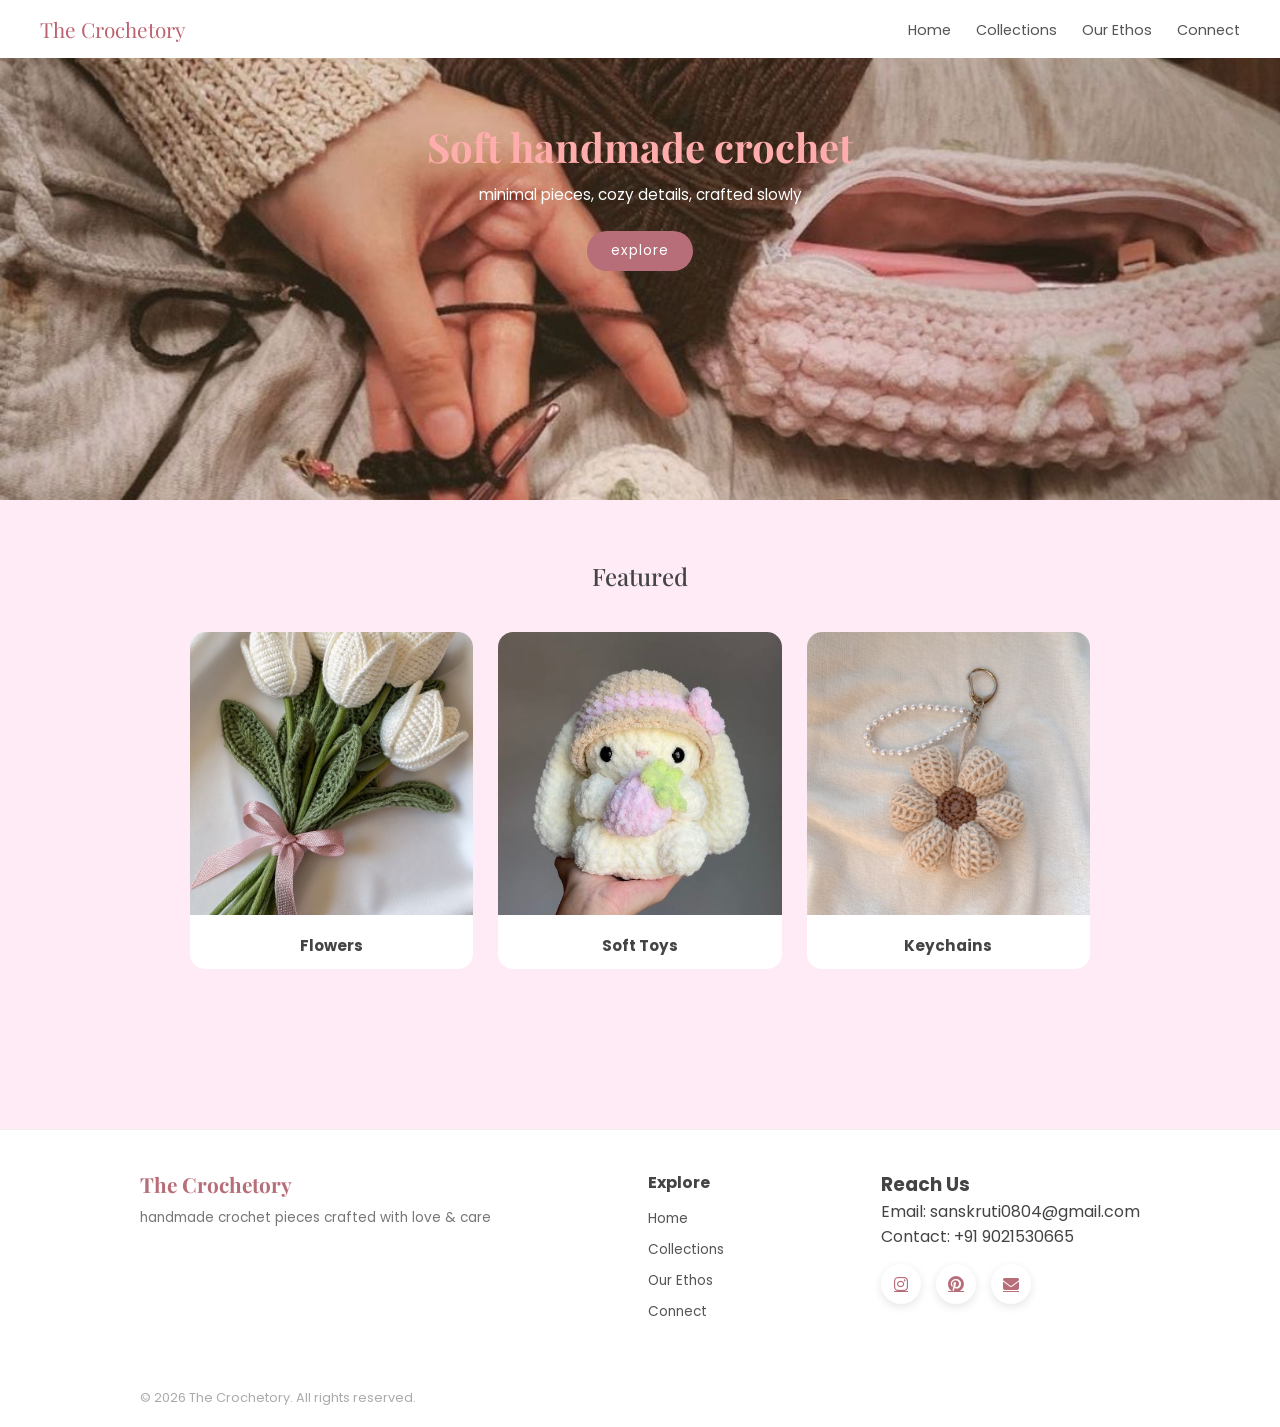
<file: index.html>
<!DOCTYPE html>
<html lang="en">
<head>
    <meta charset="UTF-8">
    <meta name="viewport" content="width=device-width, initial-scale=1.0">
    <title>The Crochetory</title>
    <link rel="stylesheet" href="./css/home.css">

    <!-- Fonts -->
    <link href="https://fonts.googleapis.com/css2?family=Poppins:wght@300;400;500;600&family=Playfair+Display:wght@500&display=swap" rel="stylesheet">
    <link rel="stylesheet" href="https://cdnjs.cloudflare.com/ajax/libs/font-awesome/6.5.0/css/all.min.css">
</head>

<body>
    <!-- Navbar -->
<nav class="navbar">

    <div class="logo">The Crochetory</div>

    <!-- checkbox -->
    <input type="checkbox" id="menu-toggle">

    <!-- hamburger -->
  <label for="menu-toggle" class="menu-icon">
    <i class="fa-solid fa-bars"></i>
    </label>

    <!-- menu -->
    <ul class="nav-links">
        <li><a href="index.html">Home</a></li>
        <li><a href="collections.html">Collections</a></li>
        <li><a href="ethos.html">Our Ethos</a></li>
        <li><a href="connect.html">Connect</a></li>
    </ul>

</nav>

<!-- Hero -->
<section class="hero">
    <h1>Soft handmade crochet</h1>
    <p>minimal pieces, cozy details, crafted slowly</p>
    <a href="collections.html" class="btn">explore</a>
</section>

<!-- Featured -->
<section class="featured">
    <h2>Featured</h2>

    <div class="card-container">

        <div class="card">
            <img src="./images/flowers.jpg" alt="">
            <h3>Flowers</h3>
        </div>

        <div class="card">
            <img src="./images/softtoys.jpg" alt="">
            <h3>Soft Toys</h3>
        </div>

        <div class="card">
            <img src="./images/keychain.jpg" alt="">
            <h3>Keychains</h3>
        </div>

    </div>
</section>

<!-- Footer -->
<footer class="footer">

    <div class="footer-container">

        <!-- Brand -->
        <div class="footer-brand">
            <h2>The Crochetory</h2>
            <p>handmade crochet pieces crafted with love & care</p>
        </div>

        <!-- Links -->
        <div class="footer-links">
            <h3>Explore</h3>
            <ul>
                <li><a href="index.html">Home</a></li>
                <li><a href="collections.html">Collections</a></li>
                <li><a href="ourethos.html">Our Ethos</a></li>
                <li><a href="connect.html">Connect</a></li>
            </ul>
        </div>

        <!-- Contact -->
       <div class="contact-info">
    <h3>Reach Us</h3>

    <p>Email: sanskruti0804@gmail.com</p>
    <p>Contact: +91 9021530665</p>

    <!-- Icons only -->
    <div class="social-icons">
        <a href="https://www.instagram.com/sanskruti_chikhlonde?igsh=eWk3d3BjcjR4eWlh" target="_blank">
            <i class="fa-brands fa-instagram"></i>
        </a>

        <a href="https://pin.it/nN3v8WfMG" target="_blank">
            <i class="fa-brands fa-pinterest"></i>
        </a>

        <a href="mailto:sanskruti0804@gmail.com">
            <i class="fa-solid fa-envelope"></i>
        </a>
    </div>
</div>

    <div class="footer-bottom">
        <p>© 2026 The Crochetory. All rights reserved.</p>
    </div>

</footer>
</body>
</html>
</file>
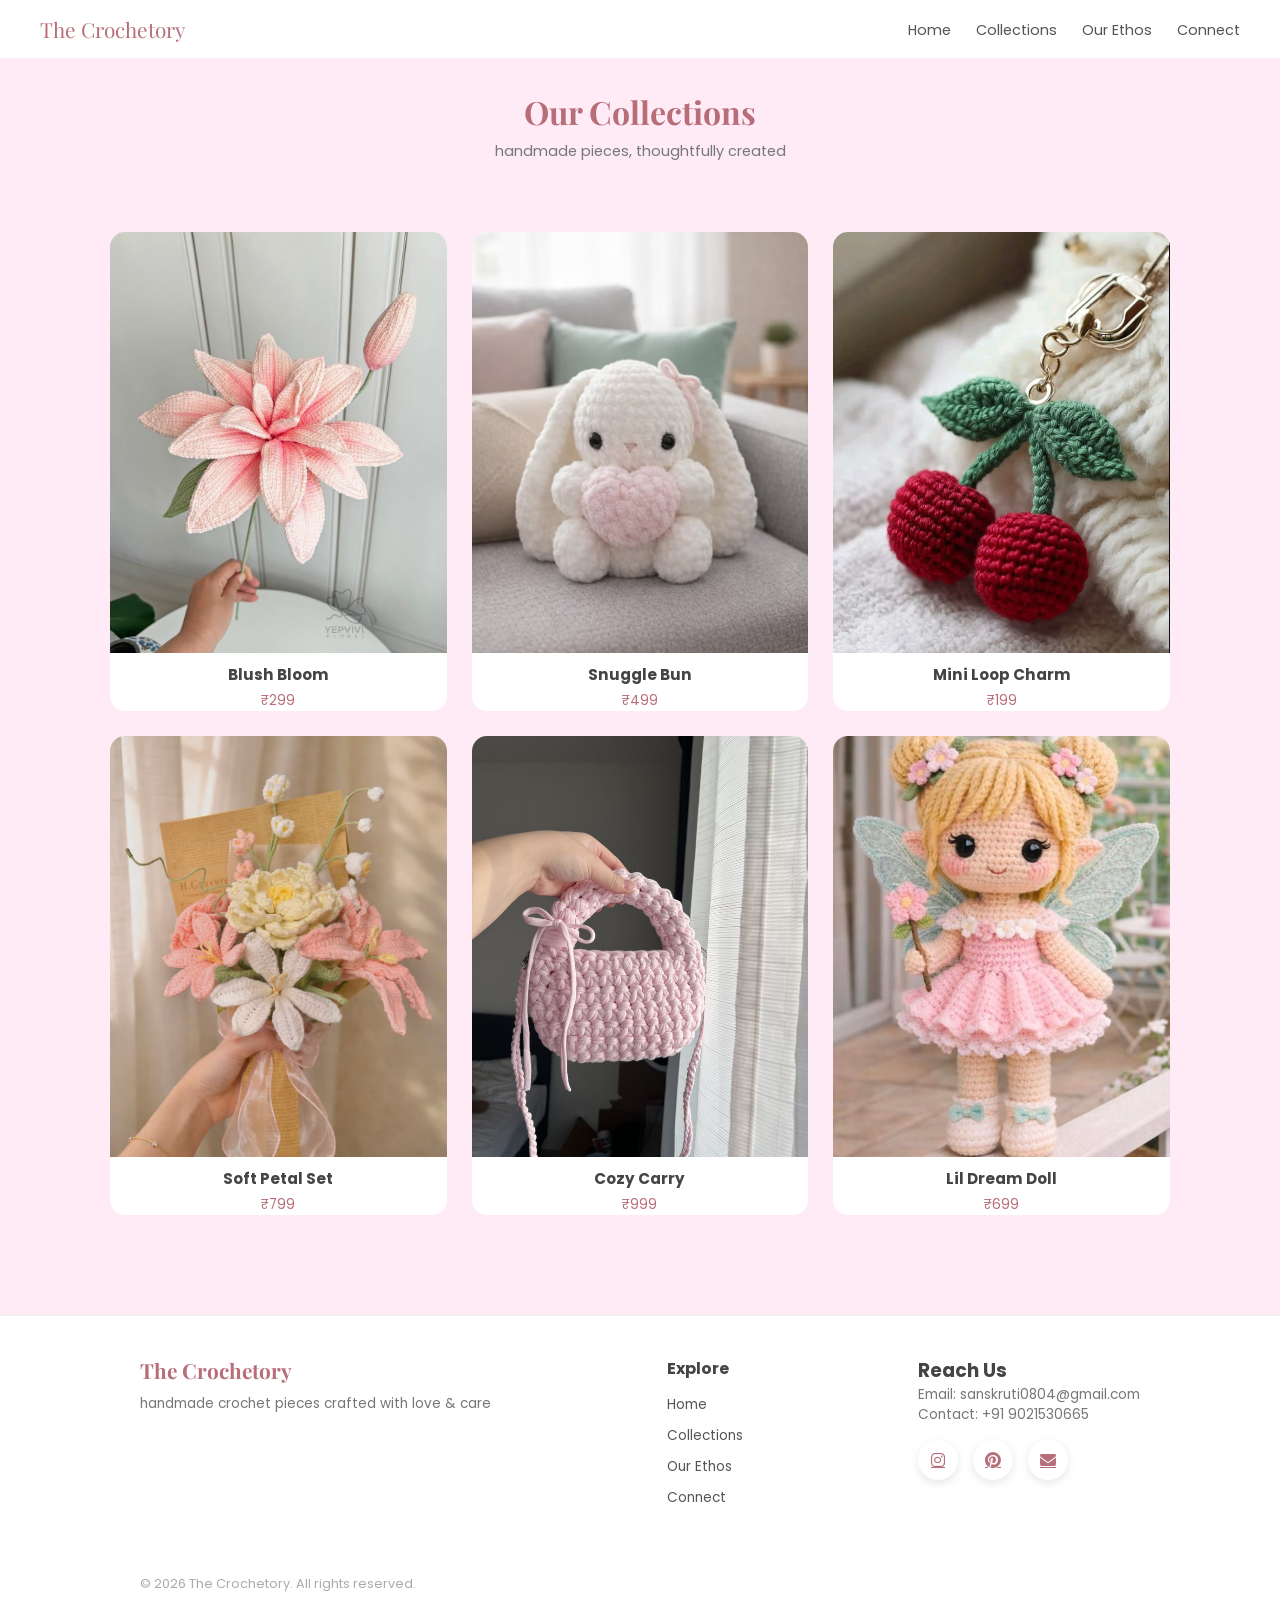
<file: collections.html>
<!DOCTYPE html>
<html lang="en">
<head>
    <meta charset="UTF-8">
    <meta name="viewport" content="width=device-width, initial-scale=1.0">
    <title>Collections | The Crochetory</title>

    <link rel="stylesheet" href="./css/collections.css">

    <link href="https://fonts.googleapis.com/css2?family=Poppins:wght@300;400;500&family=Playfair+Display:wght@500&display=swap" rel="stylesheet">
    <link rel="stylesheet" href="https://cdnjs.cloudflare.com/ajax/libs/font-awesome/6.5.0/css/all.min.css">
</head>

<body>

<!-- Navbar -->
<nav class="navbar">

    <div class="logo">The Crochetory</div>

    <input type="checkbox" id="menu-toggle">

    <label for="menu-toggle" class="menu-icon">
        <i class="fa-solid fa-bars"></i>
    </label>

    <ul class="nav-links">
        <li><a href="index.html">Home</a></li>
        <li><a href="collections.html">Collections</a></li>
        <li><a href="ethos.html">Our Ethos</a></li>
        <li><a href="connect.html">Connect</a></li>
    </ul>

</nav>

<!-- Heading -->
<section class="heading">
    <h1>Our Collections</h1>
    <p>handmade pieces, thoughtfully created</p>
</section>

<section class="grid">

    <div class="item">
        <img src="./images/blushbloom.jpg" alt="Blush Bloom">
        <h3>Blush Bloom</h3>
        <p>₹299</p>
    </div>

    <div class="item">
        <img src="./images/snugglebun.jpg" alt="Snuggle Bun">
        <h3>Snuggle Bun</h3>
        <p>₹499</p>
    </div>

    <div class="item">
        <img src="./images/miniloopcharm.png" alt="Mini Loop Charm">
        <h3>Mini Loop Charm</h3>
        <p>₹199</p>
    </div>

    <div class="item">
        <img src="./images/softpetalset.jpg" alt="Soft Petal Set">
        <h3>Soft Petal Set</h3>
        <p>₹799</p>
    </div>

    <div class="item">
        <img src="./images/cozycarry.png" alt="Cozy Carry">
        <h3>Cozy Carry</h3>
        <p>₹999</p>
    </div>

    <div class="item">
        <img src="./images/lildreamdoll.png" alt="Lil Dream Doll">
        <h3>Lil Dream Doll</h3>
        <p>₹699</p>
    </div>

</section>

<!-- Footer -->
<footer class="footer">

    <div class="footer-container">

        <!-- Brand -->
        <div class="footer-brand">
            <h2>The Crochetory</h2>
            <p>handmade crochet pieces crafted with love & care</p>
        </div>

        <!-- Links -->
        <div class="footer-links">
            <h3>Explore</h3>
            <ul>
                <li><a href="index.html">Home</a></li>
                <li><a href="collections.html">Collections</a></li>
                <li><a href="ethos.html">Our Ethos</a></li>
                <li><a href="connect.html">Connect</a></li>
            </ul>
        </div>

        <!-- Contact -->
       <div class="contact-info">
    <h3>Reach Us</h3>

    <p>Email: sanskruti0804@gmail.com</p>
    <p>Contact: +91 9021530665</p>

    <!-- Icons -->
    <div class="social-icons">
        <a href="https://www.instagram.com/sanskruti_chikhlonde?igsh=eWk3d3BjcjR4eWlh" target="_blank">
            <i class="fa-brands fa-instagram"></i>
        </a>

        <a href="https://pin.it/nN3v8WfMG" target="_blank">
            <i class="fa-brands fa-pinterest"></i>
        </a>

        <a href="mailto:sanskruti0804@gmail.com">
            <i class="fa-solid fa-envelope"></i>
        </a>
    </div>
</div>

    <div class="footer-bottom">
        <p>© 2026 The Crochetory. All rights reserved.</p>
    </div>

</footer>
</body>
</html>
</file>
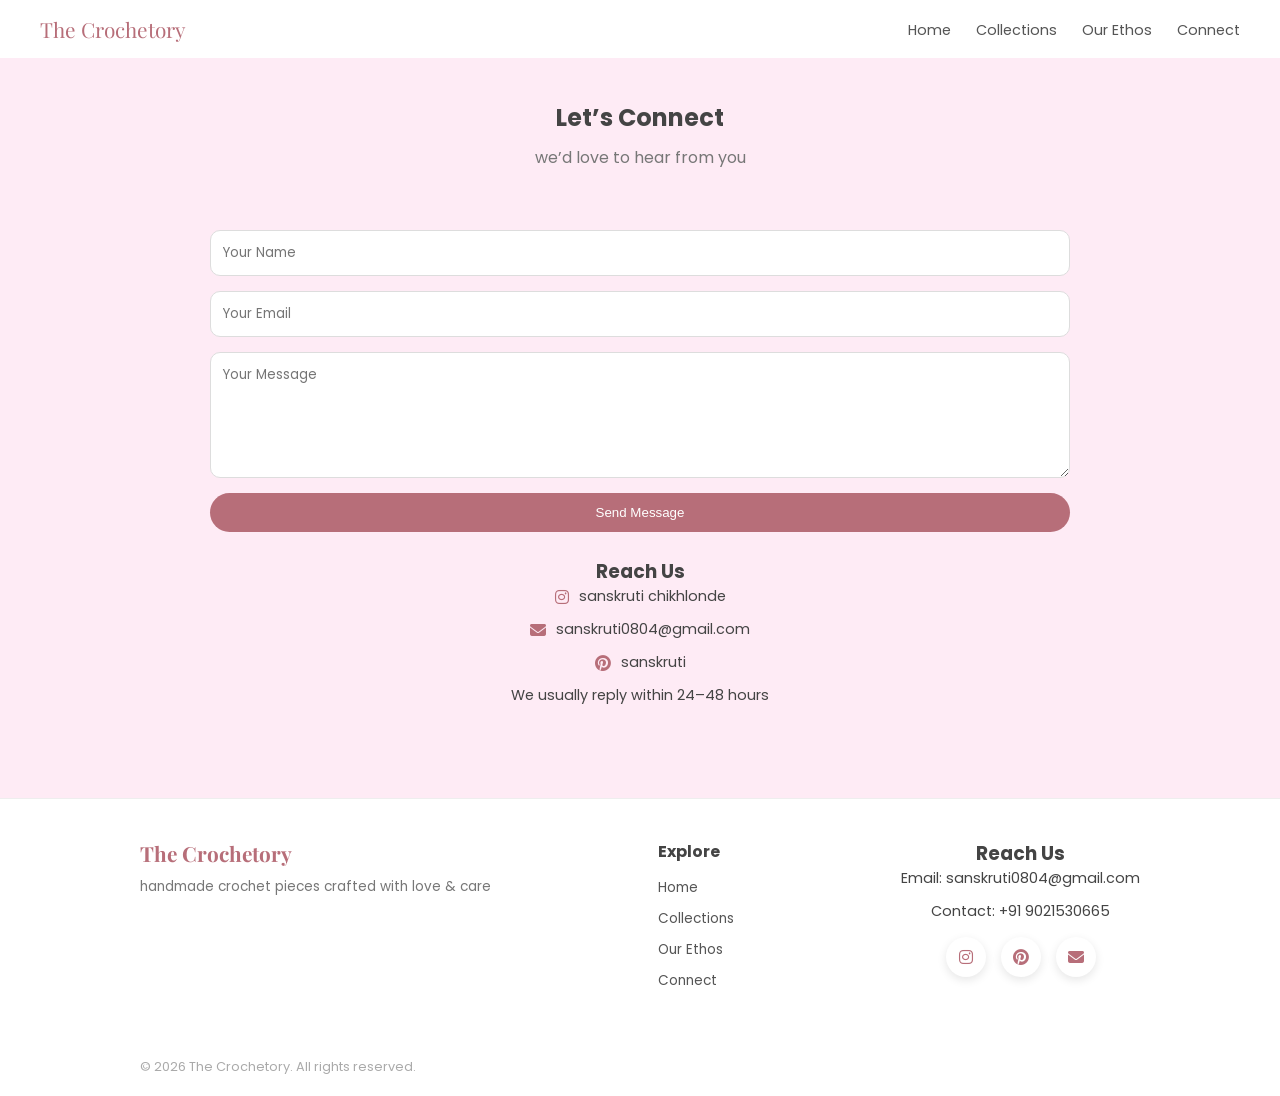
<file: connect.html>
<!DOCTYPE html>
<html lang="en">
<head>
    <meta charset="UTF-8">
    <meta name="viewport" content="width=device-width, initial-scale=1.0">
    <title>Connect | The Crochetory</title>
    <link rel="stylesheet" href="./css/connect.css">

    <link href="https://fonts.googleapis.com/css2?family=Poppins:wght@300;400;500&family=Playfair+Display:wght@500&display=swap" rel="stylesheet">
    <link rel="stylesheet" href="https://cdnjs.cloudflare.com/ajax/libs/font-awesome/6.5.0/css/all.min.css">
</head>

<body>

<!-- Navbar -->
<nav class="navbar">

    <div class="logo">The Crochetory</div>

    <input type="checkbox" id="menu-toggle">

    <label for="menu-toggle" class="menu-icon">
        <i class="fa-solid fa-bars"></i>
    </label>

    <ul class="nav-links">
        <li><a href="index.html">Home</a></li>
        <li><a href="collections.html">Collections</a></li>
        <li><a href="ethos.html">Our Ethos</a></li>
        <li><a href="connect.html">Connect</a></li>
    </ul>

</nav>

<!-- Hero -->
<section class="contact-hero">
    <h1>Let’s Connect</h1>
    <p>we’d love to hear from you </p>
</section>

<!-- Form Section -->
<section class="contact-container">

    <form class="contact-form">

        <input type="text" placeholder="Your Name" required>

        <input type="email" placeholder="Your Email" required>

        <textarea rows="5" placeholder="Your Message"></textarea>

        <button type="submit">Send Message</button>

    </form>

    <div class="contact-info">
    <h3>Reach Us</h3>

    <p>
        <i class="fa-brands fa-instagram"></i>
        <a href="https://www.instagram.com/sanskruti_chikhlonde?igsh=eWk3d3BjcjR4eWlh" target="_blank">
            sanskruti chikhlonde
        </a>
    </p>

    <p>
        <i class="fa-solid fa-envelope"></i>
        <a href="mailto:sanskruti0804@gmail.com">
            sanskruti0804@gmail.com
        </a>
    </p>

    <p>
        <i class="fa-brands fa-pinterest"></i>
        <a href="https://pin.it/nN3v8WfMG" target="_blank">
            sanskruti
        </a>
    </p>

    <p class="note">
        We usually reply within 24–48 hours
    </p>
</div>

</section>

<!-- Footer -->
<footer class="footer">
    
    <div class="footer-container">

        <!-- Brand -->
        <div class="footer-brand">
            <h2>The Crochetory</h2>
            <p>handmade crochet pieces crafted with love & care</p>
        </div>

        <!-- Links -->
        <div class="footer-links">
            <h3>Explore</h3>
            <ul>
                <li><a href="index.html">Home</a></li>
                <li><a href="collections.html">Collections</a></li>
                <li><a href="ethos.html">Our Ethos</a></li>
                <li><a href="connect.html">Connect</a></li>
            </ul>
        </div>

        <!-- Contact -->
       <div class="contact-info">
    <h3>Reach Us</h3>

    <p>Email: sanskruti0804@gmail.com</p>
    <p>Contact: +91 9021530665</p>

    <!-- Icons -->
    <div class="social-icons">
        <a href="https://www.instagram.com/sanskruti_chikhlonde?igsh=eWk3d3BjcjR4eWlh" target="_blank">
            <i class="fa-brands fa-instagram"></i>
        </a>

        <a href="https://pin.it/nN3v8WfMG" target="_blank">
            <i class="fa-brands fa-pinterest"></i>
        </a>

        <a href="mailto:sanskruti0804@gmail.com">
            <i class="fa-solid fa-envelope"></i>
        </a>
    </div>
</div>

    <div class="footer-bottom">
        <p>© 2026 The Crochetory. All rights reserved.</p>
    </div>

</footer>

</body>
</html>
</file>
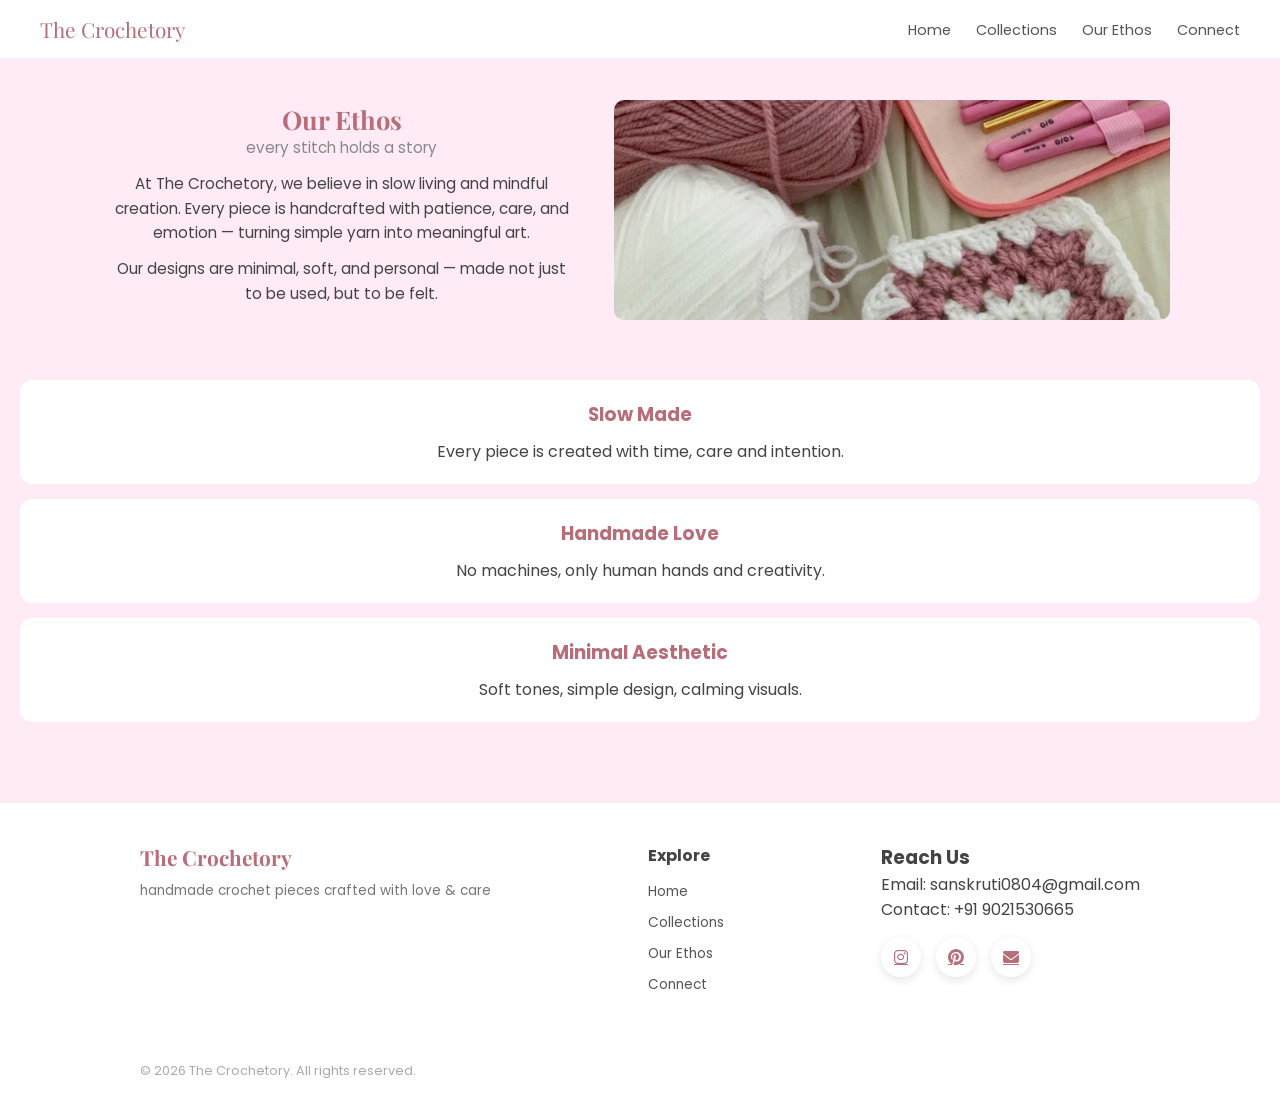
<file: ethos.html>
<!DOCTYPE html>
<html lang="en">
<head>
    <meta charset="UTF-8">
    <meta name="viewport" content="width=device-width, initial-scale=1.0">
    <title>Our Ethos | The Crochetory</title>

    <link rel="stylesheet" href="./css/etos.css">

    <link href="https://fonts.googleapis.com/css2?family=Poppins:wght@300;400;500&family=Playfair+Display:wght@500&display=swap" rel="stylesheet">
    <link rel="stylesheet" href="https://cdnjs.cloudflare.com/ajax/libs/font-awesome/6.5.0/css/all.min.css">
</head>

<body>

<!-- Navbar -->
<nav class="navbar">

    <div class="logo">The Crochetory</div>

    <input type="checkbox" id="menu-toggle">

    <label for="menu-toggle" class="menu-icon">
        <i class="fa-solid fa-bars"></i>
    </label>

    <ul class="nav-links">
        <li><a href="index.html">Home</a></li>
        <li><a href="collections.html">Collections</a></li>
        <li><a href="ethos.html">Our Ethos</a></li>
        <li><a href="connect.html">Connect</a></li>
    </ul>

</nav>

<!-- HERO SECTION (SPLIT) -->
<section class="hero-split">

    <!-- Left Image -->
    <div class="hero-img">
        <img src="./images/ethosimg.png" alt="Crochet handmade aesthetic">
    </div>

    <!-- Right Content -->
    <div class="hero-text">
        <h1>Our Ethos</h1>
        <p class="tagline">every stitch holds a story</p>

        <p>
            At The Crochetory, we believe in slow living and mindful creation.
            Every piece is handcrafted with patience, care, and emotion —
            turning simple yarn into meaningful art.
        </p>

        <p>
            Our designs are minimal, soft, and personal — made not just to be used,
            but to be felt.
        </p>
    </div>

</section>

<!-- VALUES CARDS -->
<section class="values">

    <div class="card">
        <h3>Slow Made</h3>
        <p>Every piece is created with time, care and intention.</p>
    </div>

    <div class="card">
        <h3>Handmade Love</h3>
        <p>No machines, only human hands and creativity.</p>
    </div>

    <div class="card">
        <h3> Minimal Aesthetic</h3>
        <p>Soft tones, simple design, calming visuals.</p>
    </div>

</section>

<!-- Footer -->
<footer class="footer">

    <div class="footer-container">

        <!-- Brand -->
        <div class="footer-brand">
            <h2>The Crochetory</h2>
            <p>handmade crochet pieces crafted with love & care</p>
        </div>

        <!-- Links -->
        <div class="footer-links">
            <h3>Explore</h3>
            <ul>
                <li><a href="index.html">Home</a></li>
                <li><a href="collections.html">Collections</a></li>
                <li><a href="ethos.html">Our Ethos</a></li>
                <li><a href="connect.html">Connect</a></li>
            </ul>
        </div>

        <!-- Contact -->
       <div class="contact-info">
    <h3>Reach Us</h3>

    <p>Email: sanskruti0804@gmail.com</p>
    <p>Contact: +91 9021530665</p>

    <!-- Icons only -->
    <div class="social-icons">
        <a href="https://www.instagram.com/sanskruti_chikhlonde?igsh=eWk3d3BjcjR4eWlh" target="_blank">
            <i class="fa-brands fa-instagram"></i>
        </a>

        <a href="https://pin.it/nN3v8WfMG" target="_blank">
            <i class="fa-brands fa-pinterest"></i>
        </a>

        <a href="mailto:sanskruti0804@gmail.com">
            <i class="fa-solid fa-envelope"></i>
        </a>
    </div>
</div>

    <div class="footer-bottom">
        <p>© 2026 The Crochetory. All rights reserved.</p>
    </div>

</footer>

</body>
</html>
</file>
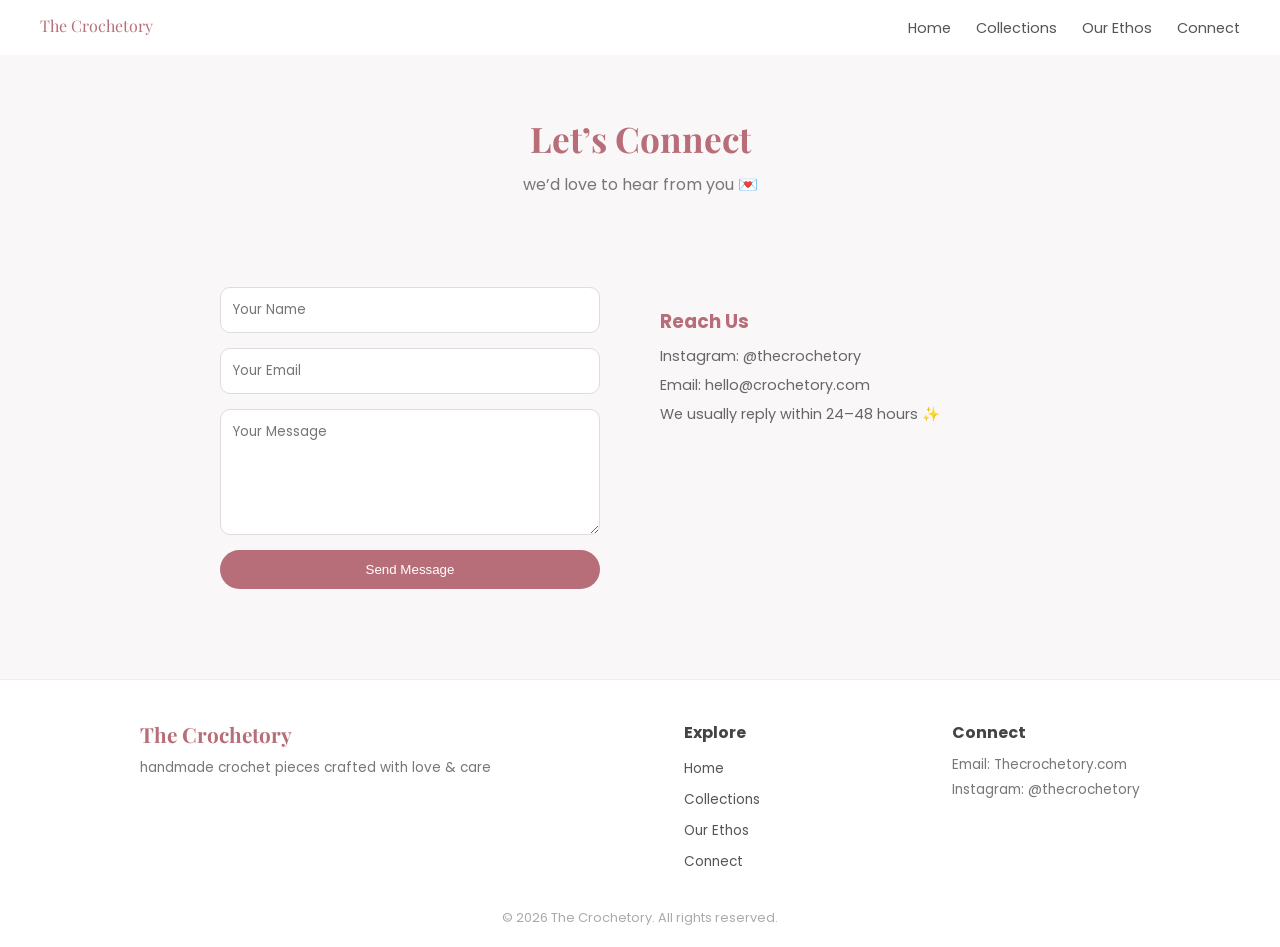
<file: the-crochetory/connect.html>
<!DOCTYPE html>
<html lang="en">
<head>
    <meta charset="UTF-8">
    <meta name="viewport" content="width=device-width, initial-scale=1.0">
    <title>Connect | The Crochetory</title>
    <link rel="stylesheet" href="./css/connect.css">

    <link href="https://fonts.googleapis.com/css2?family=Poppins:wght@300;400;500&family=Playfair+Display:wght@500&display=swap" rel="stylesheet">
</head>

<body>

<!-- Navbar -->
<nav class="navbar">
    <div class="logo">The Crochetory</div>

    <ul class="nav-links">
        <li><a href="index.html">Home</a></li>
        <li><a href="collections.html">Collections</a></li>
        <li><a href="ourethos.html">Our Ethos</a></li>
        <li><a href="connect.html">Connect</a></li>
    </ul>
</nav>

<!-- Hero -->
<section class="contact-hero">
    <h1>Let’s Connect</h1>
    <p>we’d love to hear from you 💌</p>
</section>

<!-- Form Section -->
<section class="contact-container">

    <form class="contact-form">

        <input type="text" placeholder="Your Name" required>

        <input type="email" placeholder="Your Email" required>

        <textarea rows="5" placeholder="Your Message"></textarea>

        <button type="submit">Send Message</button>

    </form>

    <div class="contact-info">
        <h3>Reach Us</h3>
        <p>Instagram: @thecrochetory</p>
        <p>Email: hello@crochetory.com</p>
        <p>We usually reply within 24–48 hours ✨</p>
    </div>

</section>

<div class="floating-icons">
    <a href="#"><i class="fa-brands fa-instagram"></i></a>
    <a href="#"><i class="fa-brands fa-whatsapp"></i></a>
    <a href="#"><i class="fa-solid fa-envelope"></i></a>
</div>

<!-- Footer -->
<footer class="footer">

    <div class="footer-container">

        <!-- Brand -->
        <div class="footer-brand">
            <h2>The Crochetory</h2>
            <p>handmade crochet pieces crafted with love & care</p>
        </div>

        <!-- Links -->
        <div class="footer-links">
            <h3>Explore</h3>
            <ul>
                <li><a href="index.html">Home</a></li>
                <li><a href="collections.html">Collections</a></li>
                <li><a href="ourethos.html">Our Ethos</a></li>
                <li><a href="connect.html">Connect</a></li>
            </ul>
        </div>

        <!-- Contact -->
        <div class="footer-contact">
            <h3>Connect</h3>
            <p>Email: Thecrochetory.com</p>
            <p>Instagram: @thecrochetory</p>
        </div>

    </div>

    <div class="footer-bottom">
        <p>© 2026 The Crochetory. All rights reserved.</p>
    </div>

</footer>

</body>
</html>
</file>
<file: css/home.css>
/* Reset */
* {
    margin: 0;
    padding: 0;
    box-sizing: border-box;
}

body {
    font-family: 'Poppins', sans-serif;
    background: rgb(254, 235, 245);
    color: #444;
    margin:0;
}

/* Navbar */
.navbar {
  display: flex;
  justify-content: space-between;
  align-items: center;
  padding: 15px 40px;
  background: white;
  position: fixed;
  top: 0;
  width: 100%;
  z-index: 1000;
}

.logo {
  font-family: 'Playfair Display', serif;
  color: #bd6270;
  font-size: 1.3rem;
}

.nav-links {
  list-style: none;
  display: flex;
  gap: 25px;
}

.nav-links a {
  text-decoration: none;
  color: #555;
  font-size: 0.9rem;
}

#menu-toggle {
  display: none;
}

.menu-icon {
  display: none;
  font-size: 1.6rem;
  cursor: pointer;
}

/* Hero */
.hero {
    background-image: url(../images/heroimage.jpg) ;
    background-size: cover;
    background-position: top;
    background-position: center;
    background-repeat: no-repeat;
    text-align: center;
    padding: 120px 20px;
    height: 500px;
    width: 100%;
    
}

.hero h1 {
    font-family: 'Playfair Display', serif;
    font-size: 2.5rem;
    color: #ffacac;
}

.hero p {
    margin-top: 10px;
    font-size: 0.95rem;
    color: white;
}

/* Button */
.btn {
    display: inline-block;
    margin-top: 25px;
    padding: 10px 24px;
    border-radius: 25px;
    background: #b76e79;
    color: #fff;
    text-decoration: none;
    font-size: 0.85rem;
    letter-spacing: 1px;
    transition: 0.3s;
}

.btn:hover {
    background: #a85c68;
    transform: translateY(-2px);
}

/* Featured */
.featured {
    padding: 60px 20px;
    text-align: center;
}

.featured h2 {
    font-family: 'Playfair Display', serif;
    font-weight: 500;
}

/* Cards */
.card-container {
    display: grid;
    grid-template-columns: repeat(auto-fit, minmax(200px, 1fr));
    gap: 25px;
    max-width: 900px;
    margin: 40px auto;
}

.card {
    background: #fff;
    border-radius: 15px;
    overflow: hidden;
    transition: 0.3s;
}

.card:hover {
    transform: translateY(-6px);
}

/* Image */
.card img {
    width: 100%;
    aspect-ratio: 1 / 1;
    object-fit: cover; 
}

/* Text */
.card h3 {
    padding: 12px;
    font-size: 0.95rem;
}

/* Footer */
.footer {
    background: #ffffff;
    margin-top: 60px;
    padding: 40px 20px 20px;
    border-top: 1px solid #eee;
}

.footer-container {
    display: flex;
    justify-content: space-between;
    flex-wrap: wrap;
    max-width: 1000px;
    margin: auto;
    gap: 30px;
}

/* Brand */
.footer-brand h2 {
    font-family: 'Playfair Display', serif;
    color: #b76e79;
    font-size: 1.3rem;
}

.footer-brand p {
    margin-top: 10px;
    font-size: 0.85rem;
    color: #777;
}

/* Links */
.footer-links h3,
.footer-contact h3 {
    font-size: 1rem;
    margin-bottom: 10px;
}

.footer-links ul {
    list-style: none;
}

.footer-links ul li {
    margin-bottom: 6px;
}

.footer-links a {
    text-decoration: none;
    color: #555;
    font-size: 0.85rem;
}

.footer-links a:hover {
    color: #b76e79;
}

/* Contact */
.footer-contact p {
    font-size: 0.85rem;
    color: #777;
    margin-bottom: 5px;
}

/* Bottom */
.footer-bottom{
    text-align:center;
    margin-top:30px;
    font-size:0.8rem;
    color:#aaa;
}

/*  Fade-in animation */
.fade-in {
    opacity: 0;
    transform: translateY(20px);
    animation: fadeUp 1s ease forwards;
}
 /* Social Icons */
.social-icons{
  margin-top:15px;
  display:flex;
  gap:15px;
}

.social-icons a{
  width:40px;
  height:40px;
  display:flex;
  align-items:center;
  justify-content:center;
  background:#fff;
  border-radius:50%;
  color:#b76e79;
  box-shadow:0 3px 10px rgba(0,0,0,0.1);
  transition:0.3s;
}

.social-icons a:hover{
  background:#b76e79;
  color:#fff;
  transform:translateY(-3px);
}

@keyframes fadeUp {
    to {
        opacity: 1;
        transform: translateY(0);
    }
}

/* hide checkbox */
#menu-toggle{
  display:none;
}

/* hamburger icon */
.menu-icon{
  display:none;
  font-size:1.6rem;
  cursor:pointer;
}
 
/* mobile responsive */
@media (max-width:480px){

  .navbar{
    justify-content:space-between;
  }

  /* hamburger */
  .menu-icon{
    display:block;
  }

  /* hide menu */
  .nav-links{
    display:none;
    position:absolute;
    top:60px;
    left:0;
    width:100%;
    background:white;
    flex-direction:column;
    text-align:center;
  }

  .nav-links li{
    padding:12px 0;
  }

  #menu-toggle:checked ~ .nav-links{
    display:flex;
  }
}

/* TABLET VIEW (768px – 1024px) */

@media (max-width: 1024px) {

  /* --- NAVBAR --- */
  .navbar {
    padding: 15px 30px;
  }

  .nav-links li {
    margin-left: 18px;
  }

  /* --- COLLECTION GRID ---*/
  .grid {
    grid-template-columns: repeat(2, 1fr);
    padding: 25px;
  }

  /*--- FLEX SECTIONS ---*/
  .hero-split,
  .contact-container {
    flex-direction: column;
    gap: 25px;
  }

  /* --- IMAGE ADJUSTMENT --- */
  .hero-img img {
    height: 300px;
  }

  /* --- FOOTER --- */
  .footer-container {
    flex-direction: column;
    align-items: center;
    text-align: center;
    gap: 25px;
  }

  .social-icons {
    justify-content: center;
  }

  .footer-bottom {
    padding-left: 0;
    text-align: center;
  }

}

/* MOBILE + TABLET */
@media (max-width: 768px) {

  .menu-icon {
    display: block;
  }

  .nav-links {
    display: none;
    position: absolute;
    top: 60px;
    left: 0;
    width: 100%;
    background: white;
    flex-direction: column;
    text-align: center;
  }

  .nav-links li {
    padding: 12px 0;
  }

  #menu-toggle:checked ~ .nav-links {
    display: flex;
  }

  .navbar {
    padding: 12px 20px;
  }
}
</file>
<file: css/collections.css>
* {
    margin: 0;
    padding: 0;
    box-sizing: border-box;
}

body {
    font-family: 'Poppins', sans-serif;
    background: rgb(254, 235, 245);
    color: #444;
}

/* Navbar */
.navbar {
  display: flex;
  justify-content: space-between;
  align-items: center;
  padding: 15px 40px;
  background: white;
  position: fixed;
  top: 0;
  width: 100%;
  z-index: 1000;
}

.logo {
  font-family: 'Playfair Display', serif;
  color: #b76e79;
  font-size: 1.3rem;
}

.nav-links {
  list-style: none;
  display: flex;
  gap: 25px;
}

.nav-links a {
  text-decoration: none;
  color: #555;
  font-size: 0.9rem;
}

/* Mobile menu */
#menu-toggle {
  display: none;
}

.menu-icon {
  display: none;
  font-size: 1.6rem;
  cursor: pointer;
}

/* Heading */
.heading {
    text-align: center;
    padding: 90px 20px 30px;
}

.heading h1 {
    font-family: 'Playfair Display', serif;
    color: #b76e79;
    font-size: 2rem;
}

.heading p {
    color: #777;
    font-size: 0.9rem;
    margin-top: 8px;
}

/* PRODUCTS GRID */

/* Desktop */
.grid {
    display: grid;
    grid-template-columns: repeat(3, 1fr);
    gap: 25px;
    padding: 40px 20px;
    max-width: 1100px;
    margin: auto;
}

/* Card */
.item {
    background: #fff;
    border-radius: 15px;
    overflow: hidden;
    text-align: center;
    transition: 0.3s;
}

/* Image */
.item img {
    width: 100%;
    aspect-ratio: 4 / 5;
    object-fit: cover;
    display: block;
}

/* Hover */
.item:hover {
    transform: translateY(-6px);
}

/* Text */
.item h3 {
    margin-top: 10px;
    font-size: 0.95rem;
}

.item p {
    margin-top: 5px;
    font-size: 0.85rem;
    color: #b76e79;
}

/* TABLET */
@media (max-width: 1024px) {
    .grid {
        grid-template-columns: repeat(2, 1fr);
    }
}

/* MOBILE */
@media (max-width: 600px) {
    .grid {
        grid-template-columns: 1fr;
        padding: 20px;
    }
}

/* NAVBAR MOBILE */
@media (max-width: 768px) {

  .menu-icon {
    display: block;
  }

  .nav-links {
    display: none;
    position: absolute;
    top: 60px;
    left: 0;
    width: 100%;
    background: white;
    flex-direction: column;
    text-align: center;
  }

  .nav-links li {
    padding: 12px 0;
  }

  #menu-toggle:checked ~ .nav-links {
    display: flex;
  }

  .navbar {
    padding: 12px 20px;
  }
}

/* FOOTER */
.footer {
    background: #ffffff;
    margin-top: 60px;
    padding: 40px 20px 20px;
    border-top: 1px solid #eee;
}

.footer-container {
    display: flex;
    justify-content: space-between;
    flex-wrap: wrap;
    max-width: 1000px;
    margin: auto;
    gap: 30px;
}

.footer-brand h2 {
    font-family: 'Playfair Display', serif;
    color: #b76e79;
    font-size: 1.3rem;
}

.footer-brand p {
    margin-top: 10px;
    font-size: 0.85rem;
    color: #777;
}

.footer-links h3 {
    font-size: 1rem;
    margin-bottom: 10px;
}

.footer-links ul {
    list-style: none;
}

.footer-links ul li {
    margin-bottom: 6px;
}

.footer-links a {
    text-decoration: none;
    color: #555;
    font-size: 0.85rem;
}

.footer-links a:hover {
    color: #b76e79;
}

/* Contact */
.contact-info p {
    font-size: 0.85rem;
    color: #777;
}

/* Social Icons */
.social-icons {
  margin-top: 15px;
  display: flex;
  gap: 15px;
}

.social-icons a {
  width: 40px;
  height: 40px;
  display: flex;
  align-items: center;
  justify-content: center;
  background: #fff;
  border-radius: 50%;
  color: #b76e79;
  box-shadow: 0 3px 10px rgba(0,0,0,0.1);
  transition: 0.3s;
}

.social-icons a:hover {
  background: #b76e79;
  color: #fff;
  transform: translateY(-3px);
}

/* Bottom */
.footer-bottom {
    text-align: center;
    margin-top: 30px;
    font-size: 0.8rem;
    color: #aaa;
}
</file>
<file: css/connect.css>
/* Reset */
* {
    margin: 0;
    padding: 0;
    box-sizing: border-box;
}

body {
    font-family: 'Poppins', sans-serif;
    background: rgb(254, 235, 245);
    color: #444;
}

/* Navbar */
.navbar {
  display: flex;
  justify-content: space-between;
  align-items: center;
  padding: 15px 40px;
  background: white;
  position: fixed;
  top: 0;
  width: 100%;
  z-index: 1000;
}

.logo {
  font-family: 'Playfair Display', serif;
  color: #b76e79;
  font-size: 1.3rem;
}

.nav-links {
  list-style: none;
  display: flex;
  gap: 25px;
}

.nav-links a {
  text-decoration: none;
  color: #555;
  font-size: 0.9rem;
}

#menu-toggle {
  display: none;
}

.menu-icon {
  display: none;
  font-size: 1.6rem;
  cursor: pointer;
}

/* Hero */
.contact-hero {
    text-align: center;
    padding: 100px 20px 40px;
}g: 60px 20px;

.contact-hero h1 {
    font-family: 'Playfair Display', serif;
    color: #b76e79;
    font-size: 2.2rem;
}

.contact-hero p {
    color: #777;
    margin-top: 10px;
}

/* Container */
.contact-container {
    display: flex;
    justify-content: center;
    gap: 40px;
    padding: 30px;
    max-width: 900px;
    margin: auto;
}

/* Form */
.contact-form {
    display: flex;
    flex-direction: column;
    gap: 15px;
    flex: 1;
}

.contact-form input,
.contact-form textarea {
    padding: 12px;
    border: 1px solid #ddd;
    border-radius: 10px;
    outline: none;
    font-family: 'Poppins', sans-serif;
}

.contact-form button {
    padding: 12px;
    border: none;
    background: #b76e79;
    color: white;
    border-radius: 20px;
    cursor: pointer;
    transition: 0.3s;
}

.contact-form button:hover {
    background: #a85c68;
}

/* Info */
.contact-info p{
  display:flex;
  align-items:center;
  gap:10px;
  margin-bottom:12px;
  font-size:0.9rem;
}

.contact-info i{
  color:#b76e79;
  font-size:16px;
}

.contact-info a{
  text-decoration:none;
  color:#444;
  transition:0.3s;
}

.contact-info a:hover{
  color:#b76e79;
}

/* Footer */
.footer {
    background: #ffffff;
    margin-top: 60px;
    padding: 40px 20px 20px;
    border-top: 1px solid #eee;
}

.footer-container {
    display: flex;
    justify-content: space-between;
    flex-wrap: wrap;
    max-width: 1000px;
    margin: auto;
    gap: 30px;
}

/* Brand */
.footer-brand h2 {
    font-family: 'Playfair Display', serif;
    color: #b76e79;
    font-size: 1.3rem;
}

.footer-brand p {
    margin-top: 10px;
    font-size: 0.85rem;
    color: #777;
}

/* Links */
.footer-links h3,
.footer-contact h3 {
    font-size: 1rem;
    margin-bottom: 10px;
}

.footer-links ul {
    list-style: none;
}

.footer-links ul li {
    margin-bottom: 6px;
}

.footer-links a {
    text-decoration: none;
    color: #555;
    font-size: 0.85rem;
}

.footer-links a:hover {
    color: #b76e79;
}

/* Contact */
.footer-contact p {
    font-size: 0.85rem;
    color: #777;
    margin-bottom: 5px;
}

/* Bottom */
.footer-bottom{
    text-align:center;
    margin-top:30px;
    font-size:0.8rem;
    color:#aaa;
}

/*  Fade-in animation */
.fade-in {
    opacity: 0;
    transform: translateY(20px);
    animation: fadeUp 1s ease forwards;
}
 /* Social Icons */
.social-icons{
  margin-top:15px;
  display:flex;
  gap:15px;
}

.social-icons a{
  width:40px;
  height:40px;
  display:flex;
  align-items:center;
  justify-content:center;
  background:#fff;
  border-radius:50%;
  color:#b76e79;
  box-shadow:0 3px 10px rgba(0,0,0,0.1);
  transition:0.3s;
}

.social-icons a:hover{
  background:#b76e79;
  color:#fff;
  transform:translateY(-3px);
}

@keyframes fadeUp {
    to {
        opacity: 1;
        transform: translateY(0);
    }
}

/* Responsive */
@media (max-width:480px){

  .menu-icon{
    display:block;
  }

  .nav-links{
    display:none;
    position:absolute;
    top:60px;
    left:0;
    width:100%;
    background:white;
    flex-direction:column;
    text-align:center;
  }

  .nav-links li{
    padding:12px 0;
  }

  #menu-toggle:checked ~ .nav-links{
    display:flex;
  }

  .navbar{
    padding:12px 15px;
  }
}

  .contact-container{
    flex-direction:column;
    padding:20px;
    gap:25px;
  }

  .contact-form input,
  .contact-form textarea{
    width:100%;
  }

  .contact-form button{
    width:100%;
  }

  .contact-info{
    text-align:center;
  }

  .contact-info p{
    justify-content:center;
  }

  .social-icons{
    justify-content:center;
  }
 /* TABLET VIEW (768px – 1024px) */

@media (max-width: 1024px) {

  /* --- NAVBAR --- */
  .navbar {
    padding: 15px 30px;
  }

  .nav-links li {
    margin-left: 18px;
  }

  /* --- COLLECTION GRID ---*/
  .grid {
    grid-template-columns: repeat(2, 1fr);
    padding: 25px;
  }

  /*--- FLEX SECTIONS ---*/
  .hero-split,
  .contact-container {
    flex-direction: column;
    gap: 25px;
  }

  /* --- IMAGE ADJUSTMENT --- */
  .hero-img img {
    height: 300px;
  }

  /* --- FOOTER --- */
  .footer-container {
    flex-direction: column;
    align-items: center;
    text-align: center;
    gap: 25px;
  }

  .social-icons {
    justify-content: center;
  }

  .footer-bottom {
    padding-left: 0;
    text-align: center;
  }

}

/* MOBILE + TABLET */
@media (max-width: 768px) {

  .menu-icon {
    display: block;
  }

  .nav-links {
    display: none;
    position: absolute;
    top: 60px;
    left: 0;
    width: 100%;
    background: white;
    flex-direction: column;
    text-align: center;
  }

  .nav-links li {
    padding: 12px 0;
  }

  #menu-toggle:checked ~ .nav-links {
    display: flex;
  }

  .navbar {
    padding: 12px 20px;
  }
}
</file>
<file: css/etos.css>
/* Reset */
* {
    margin: 0;
    padding: 0;
    box-sizing: border-box;
}

body {
    font-family: 'Poppins', sans-serif;
    background: rgb(254, 235, 245);
    color: #444;
}

/* Navbar */
.navbar {
  display: flex;
  justify-content: space-between;
  align-items: center;
  padding: 15px 40px;
  background: white;
  position: fixed;
  top: 0;
  width: 100%;
  z-index: 1000;
}

.logo {
  font-family: 'Playfair Display', serif;
  color: #b76e79;
  font-size: 1.3rem;
}

.nav-links {
  list-style: none;
  display: flex;
  gap: 25px;
}

.nav-links a {
  text-decoration: none;
  color: #555;
  font-size: 0.9rem;
}

#menu-toggle {
  display: none;
}

.menu-icon {
  display: none;
  font-size: 1.6rem;
  cursor: pointer;
}

/* HERO SPLIT */
.hero-split {
    display: flex;
    align-items: center;
    justify-content: space-between;
    gap: 40px;
    padding: 100px 20px 40px;
    max-width: 1100px;
    margin: auto;
}

/* Image Side */

.hero-img {
    flex: 1.2;
    order: 2;
    display: flex;
    justify-content: flex-end;
}

.hero-img img {
    width: 100%;
    height: 600px;
    object-fit: cover;
    border-radius: 10px;
}

/* Text Side */
.hero-text {
    flex: 1;
    order: 1;
    max-width: 55%;
}

.hero-text h1 {
    font-family: 'Playfair Display', serif;
    color: #b76e79;
    font-size: 2.2rem;
}

.tagline {
    color: #888;
    margin-bottom: 15px;
}

.hero-text p {
    font-size: 0.95rem;
    margin-bottom: 12px;
    line-height: 1.6;
}

/* VALUES CARDS */
.values {
    display: flex;
    justify-content: center;
    gap: 20px;
    padding: 40px;
    flex-wrap: wrap;
}

.card {
    background: #fff;
    padding: 20px;
    border-radius: 12px;
    width: 250px;
    text-align: center;
    transition: 0.3s;
}

.card:hover {
    transform: translateY(-6px);
}

.card h3 {
    color: #b76e79;
    margin-bottom: 10px;
}

/* Footer */
.footer {
    background: #ffffff;
    margin-top: 60px;
    padding: 40px 20px 20px;
    border-top: 1px solid #eee;
}

.footer-container {
    display: flex;
    justify-content: space-between;
    flex-wrap: wrap;
    max-width: 1000px;
    margin: auto;
    gap: 30px;
}

/* Brand */
.footer-brand h2 {
    font-family: 'Playfair Display', serif;
    color: #b76e79;
    font-size: 1.3rem;
}

.footer-brand p {
    margin-top: 10px;
    font-size: 0.85rem;
    color: #777;
}

/* Links */
.footer-links h3,
.footer-contact h3 {
    font-size: 1rem;
    margin-bottom: 10px;
}

.footer-links ul {
    list-style: none;
}

.footer-links ul li {
    margin-bottom: 6px;
}

.footer-links a {
    text-decoration: none;
    color: #555;
    font-size: 0.85rem;
}

.footer-links a:hover {
    color: #b76e79;
}

/* Contact */
.footer-contact p {
    font-size: 0.85rem;
    color: #777;
    margin-bottom: 5px;
}

/* Bottom */
.footer-bottom{
    text-align:center;
    margin-top:30px;
    font-size:0.8rem;
    color:#aaa;
}

/*  Fade-in animation */
.fade-in {
    opacity: 0;
    transform: translateY(20px);
    animation: fadeUp 1s ease forwards;
}
 /* Social Icons */
.social-icons{
  margin-top:15px;
  display:flex;
  gap:15px;
}

.social-icons a{
  width:40px;
  height:40px;
  display:flex;
  align-items:center;
  justify-content:center;
  background:#fff;
  border-radius:50%;
  color:#b76e79;
  box-shadow:0 3px 10px rgba(0,0,0,0.1);
  transition:0.3s;
}

.social-icons a:hover{
  background:#b76e79;
  color:#fff;
  transform:translateY(-3px);
}

@keyframes fadeUp {
    to {
        opacity: 1;
        transform: translateY(0);
    }
}

/* RESPONSIVE */
@media (max-width:480px){

  .menu-icon{
    display:block;
  }

  .nav-links{
    display:none;
    position:absolute;
    top:60px;
    left:0;
    width:100%;
    background:white;
    flex-direction:column;
    text-align:center;
  }

  .nav-links li{
    padding:12px 0;
  }

  #menu-toggle:checked ~ .nav-links{
    display:flex;
  }

  .navbar{
    padding:12px 15px;
  }
}

  .hero-text h1{
    font-size:1.6rem;
    text-align:center;
  }

  .hero-text{
    text-align:center;
  }

  .hero-img img{
    height:220px;
  }

  .values{
    padding:20px;
    gap:15px;
  }

  .card{
    width:100%;
  }

  /* TABLET VIEW (768px – 1024px) */

@media (max-width: 1024px) {

  /* NAVBAR */
  .navbar {
    padding: 15px 30px;
  }

  .nav-links li {
    margin-left: 18px;
  }

  /* COLLECTION GRID */
  .grid {
    grid-template-columns: repeat(2, 1fr);
    padding: 25px;
  }

  /* FLEX SECTIONS */
  .hero-split,
  .contact-container {
    flex-direction: column;
    gap: 25px;
  }

  /* IMAGE ADJUSTMENT */
  .hero-img img {
    height: 300px;
  }

  /* FOOTER */
  .footer-container {
    flex-direction: column;
    align-items: center;
    text-align: center;
    gap: 25px;
  }

  .social-icons {
    justify-content: center;
  }

  .footer-bottom {
    padding-left: 0;
    text-align: center;
  }

}

/*MOBILE + TABLET*/
@media (max-width: 768px) {

  .menu-icon {
    display: block;
  }

  .nav-links {
    display: none;
    position: absolute;
    top: 60px;
    left: 0;
    width: 100%;
    background: white;
    flex-direction: column;
    text-align: center;
  }

  .nav-links li {
    padding: 12px 0;
  }

  #menu-toggle:checked ~ .nav-links {
    display: flex;
  }

  .navbar {
    padding: 12px 20px;
  }
}

@media (max-width:768px){

  .hero-split{
    flex-direction:column;
  }

  .hero-img{
    order:1;
  }

  .hero-text{
    order:2;
  }
}
</file>
<file: the-crochetory/css/connect.css>
/* Reset */
* {
    margin: 0;
    padding: 0;
    box-sizing: border-box;
}

body {
    font-family: 'Poppins', sans-serif;
    background: #faf7f9;
    color: #444;
}

/* Navbar */
.navbar {
    display: flex;
    justify-content: space-between;
    padding: 15px 40px;
    background: #fff;
}

.logo {
    font-family: 'Playfair Display', serif;
    color: #b76e79;
}

.nav-links {
    list-style: none;
    display: flex;
}

.nav-links li {
    margin-left: 25px;
}

.nav-links a {
    text-decoration: none;
    color: #555;
    font-size: 0.9rem;
}

/* Hero */
.contact-hero {
    text-align: center;
    padding: 60px 20px;
}

.contact-hero h1 {
    font-family: 'Playfair Display', serif;
    color: #b76e79;
    font-size: 2.2rem;
}

.contact-hero p {
    color: #777;
    margin-top: 10px;
}

/* Container */
.contact-container {
    display: flex;
    justify-content: center;
    gap: 40px;
    padding: 30px;
    max-width: 900px;
    margin: auto;
}

/* Form */
.contact-form {
    display: flex;
    flex-direction: column;
    gap: 15px;
    flex: 1;
}

.contact-form input,
.contact-form textarea {
    padding: 12px;
    border: 1px solid #ddd;
    border-radius: 10px;
    outline: none;
    font-family: 'Poppins', sans-serif;
}

.contact-form button {
    padding: 12px;
    border: none;
    background: #b76e79;
    color: white;
    border-radius: 20px;
    cursor: pointer;
    transition: 0.3s;
}

.contact-form button:hover {
    background: #a85c68;
}

/* Info */
.contact-info {
    flex: 1;
    padding: 20px;
}

.contact-info h3 {
    color: #b76e79;
    margin-bottom: 10px;
}

.contact-info p {
    font-size: 0.9rem;
    margin-bottom: 8px;
    color: #666;
}

/* Footer */
.footer {
    background: #ffffff;
    margin-top: 60px;
    padding: 40px 20px 20px;
    border-top: 1px solid #eee;
}

.footer-container {
    display: flex;
    justify-content: space-between;
    flex-wrap: wrap;
    max-width: 1000px;
    margin: auto;
    gap: 30px;
}

/* Brand */
.footer-brand h2 {
    font-family: 'Playfair Display', serif;
    color: #b76e79;
    font-size: 1.3rem;
}

.footer-brand p {
    margin-top: 10px;
    font-size: 0.85rem;
    color: #777;
}

/* Links */
.footer-links h3,
.footer-contact h3 {
    font-size: 1rem;
    margin-bottom: 10px;
}

.footer-links ul {
    list-style: none;
}

.footer-links ul li {
    margin-bottom: 6px;
}

.footer-links a {
    text-decoration: none;
    color: #555;
    font-size: 0.85rem;
}

.footer-links a:hover {
    color: #b76e79;
}

/* Contact */
.footer-contact p {
    font-size: 0.85rem;
    color: #777;
    margin-bottom: 5px;
}

/* Bottom */
.footer-bottom {
    text-align: center;
    margin-top: 30px;
    font-size: 0.8rem;
    color: #aaa;
}


/* Responsive */
@media (max-width: 768px) {
    .contact-container {
        flex-direction: column;
    }
}
</file>
